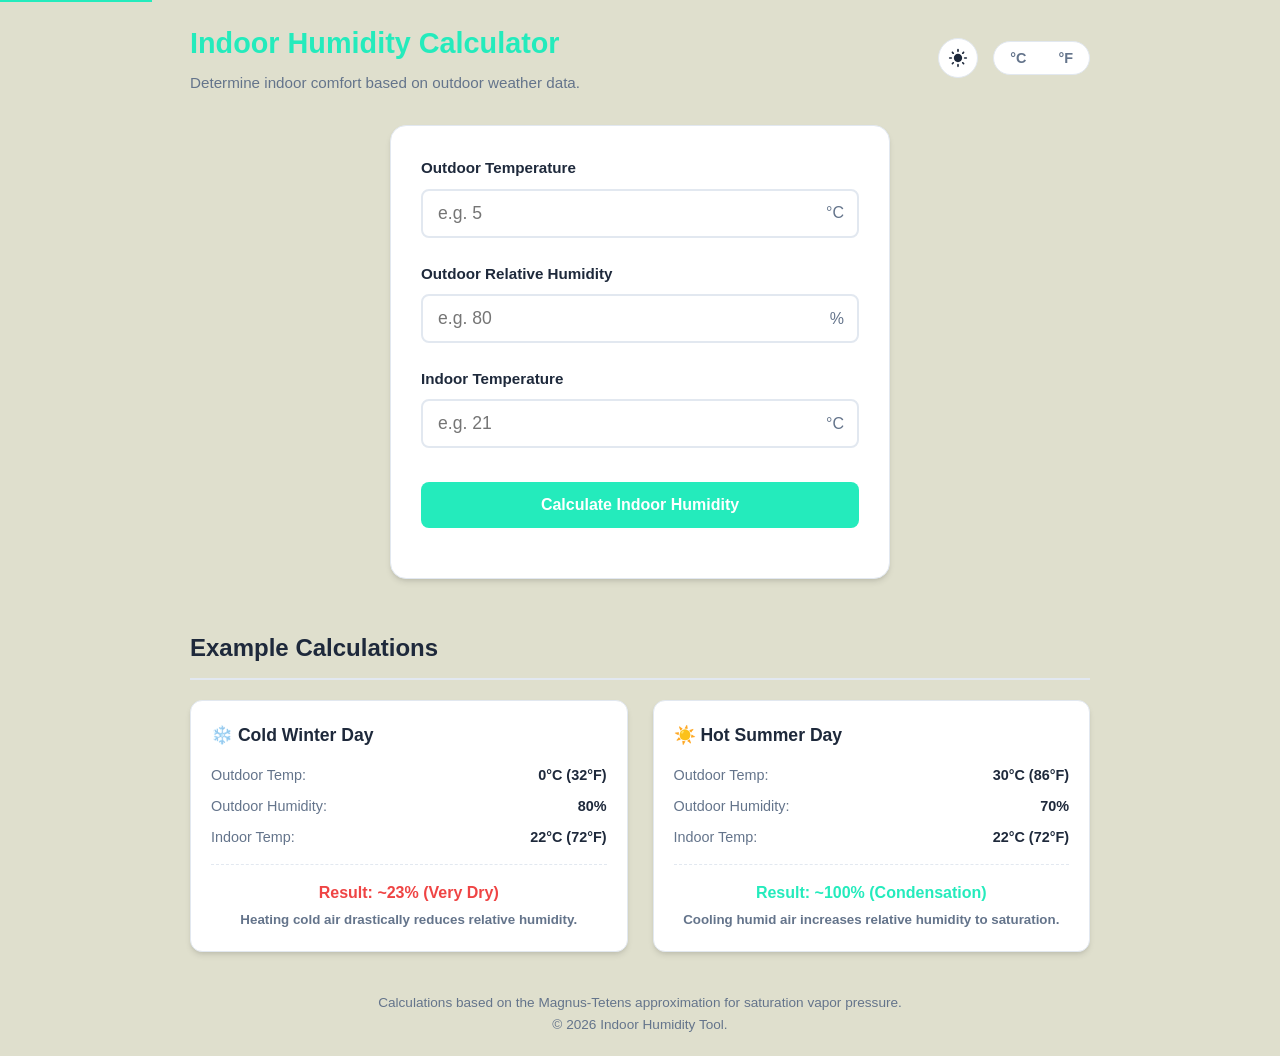
<file: index.html>
<!DOCTYPE html>
<html lang="en">
  <head>
    <meta charset="UTF-8" />
    <meta
      name="viewport"
      content="width=device-width, initial-scale=1.0" />
    <meta
      name="description"
      content="Calculate indoor relative humidity based on outdoor temperature and humidity. Uses the accurate Magnus-Tetens formula to determine dew point and comfort levels." />
    <meta
      name="author"
      content="Physics Calculator Tool" />
    <title>Indoor Humidity Calculator | Free Tool</title>
    <link
      rel="stylesheet"
      href="styles.css" />
  </head>
  <body>
    <a
      href="#main-calculator"
      class="skip-link"
      >Skip to Calculator</a
    >

    <header role="banner">
      <div class="header-content">
        <h1>Indoor Humidity Calculator</h1>
        <p>Determine indoor comfort based on outdoor weather data.</p>
      </div>
      <div class="controls">
        <!-- Theme Toggle -->
        <button
          class="btn-icon"
          id="theme-toggle"
          aria-label="Toggle dark mode">
          <!-- Sun Icon -->
          <svg
            class="sun-icon"
            viewBox="0 0 24 24"
            style="display: none">
            <path
              d="M12 7c-2.76 0-5 2.24-5 5s2.24 5 5 5 5-2.24 5-5-2.24-5-5-5zM2 13h2c.55 0 1-.45 1-1s-.45-1-1-1H2c-.55 0-1 .45-1 1s.45 1 1 1zm18 0h2c.55 0 1-.45 1-1s-.45-1-1-1h-2c-.55 0-1 .45-1 1s.45 1 1 1zM11 2v2c0 .55.45 1 1 1s1-.45 1-1V2c0-.55-.45-1-1-1s-1 .45-1 1zm0 18v2c0 .55.45 1 1 1s1-.45 1-1v-2c0-.55-.45-1-1-1s-1 .45-1 1zM5.99 4.58c-.39-.39-1.03-.39-1.41 0-.39.39-.39 1.03 0 1.41l1.06 1.06c.39.39 1.03.39 1.41 0s.39-1.03 0-1.41L5.99 4.58zm12.37 12.37c-.39-.39-1.03-.39-1.41 0-.39.39-.39 1.03 0 1.41l1.06 1.06c.39.39 1.03.39 1.41 0 .39-.39.39-1.03 0-1.41l-1.06-1.06zm1.06-10.96c.39-.39.39-1.03 0-1.41-.39-.39-1.03-.39-1.41 0l-1.06 1.06c-.39.39-.39 1.03 0 1.41s1.03.39 1.41 0l1.06-1.06zM7.05 18.36c.39-.39.39-1.03 0-1.41-.39-.39-1.03-.39-1.41 0l-1.06 1.06c-.39.39-.39 1.03 0 1.41s1.03.39 1.41 0l1.06-1.06z" />
          </svg>
          <!-- Moon Icon -->
          <svg
            class="moon-icon"
            viewBox="0 0 24 24"
            style="display: none">
            <path
              d="M12 3c-4.97 0-9 4.03-9 9s4.03 9 9 9 9-4.03 9-9c0-.46-.04-.92-.1-1.36-.98 1.37-2.58 2.26-4.4 2.26-2.98 0-5.4-2.42-5.4-5.4 0-1.81.89-3.42 2.26-4.4-.44-.06-.9-.1-1.36-.1z" />
          </svg>
        </button>

        <!-- Unit Toggle -->
        <div
          class="unit-toggle"
          role="radiogroup"
          aria-label="Temperature Unit">
          <button
            id="btn-celsius"
            role="radio"
            aria-checked="true"
            >°C</button
          >
          <button
            id="btn-fahrenheit"
            role="radio"
            aria-checked="false"
            >°F</button
          >
        </div>
      </div>
    </header>

    <main id="main-calculator">
      <form
        id="calc-form"
        aria-label="Humidity Calculation Form"
        novalidate>
        <div class="form-group">
          <label for="outdoor-temp">Outdoor Temperature</label>
          <div class="input-wrapper">
            <input
              type="number"
              id="outdoor-temp"
              name="outdoor-temp"
              placeholder="e.g. 5"
              required
              step="0.1"
              min="-50"
              max="60" />
            <span
              class="suffix"
              id="suffix-out"
              aria-hidden="true"
              >°C</span
            >
          </div>
        </div>

        <div class="form-group">
          <label for="outdoor-hum">Outdoor Relative Humidity</label>
          <div class="input-wrapper">
            <input
              type="number"
              id="outdoor-hum"
              name="outdoor-hum"
              placeholder="e.g. 80"
              required
              min="0"
              max="100"
              step="1" />
            <span class="suffix">%</span>
          </div>
        </div>

        <div class="form-group">
          <label for="indoor-temp">Indoor Temperature</label>
          <div class="input-wrapper">
            <input
              type="number"
              id="indoor-temp"
              name="indoor-temp"
              placeholder="e.g. 21"
              required
              step="0.1"
              min="0"
              max="50" />
            <span
              class="suffix"
              id="suffix-in"
              aria-hidden="true"
              >°C</span
            >
          </div>
        </div>

        <button type="submit">Calculate Indoor Humidity</button>
      </form>

      <!-- Live Region for Accessibility -->
      <div
        id="result-region"
        role="region"
        aria-live="polite"
        aria-atomic="true">
        <div class="result-header">
          <div
            class="result-value"
            id="display-humidity"
            >--%</div
          >
          <div class="result-label">Indoor Relative Humidity</div>
        </div>

        <div class="gauge-wrapper">
          <div class="gauge-labels">
            <span>Too Dry</span>
            <span>Comfort Zone</span>
            <span>Humid</span>
          </div>
          <div class="gauge-track">
            <div
              class="gauge-thumb"
              id="gauge-thumb"
              style="left: 0%"></div>
          </div>
          <div
            class="status-msg"
            id="status-message"></div>
        </div>

        <p style="text-align: center; font-size: 0.9rem; color: var(--text-muted); margin-top: 20px">
          Calculated Dew Point: <strong id="display-dewpoint">--</strong> <span id="suffix-dp">°C</span>
        </p>
      </div>
    </main>

    <section
      class="examples-section"
      aria-labelledby="examples-heading">
      <h2 id="examples-heading">Example Calculations</h2>
      <div class="example-grid">
        <article class="example-card">
          <h3>❄️ Cold Winter Day</h3>
          <div class="data-row">
            <span class="data-label">Outdoor Temp:</span>
            <span class="data-val">0°C (32°F)</span>
          </div>
          <div class="data-row">
            <span class="data-label">Outdoor Humidity:</span>
            <span class="data-val">80%</span>
          </div>
          <div class="data-row">
            <span class="data-label">Indoor Temp:</span>
            <span class="data-val">22°C (72°F)</span>
          </div>
          <div class="example-outcome">
            <p style="color: var(--danger)">Result: ~23% (Very Dry)</p>
            <small style="color: var(--text-muted)">Heating cold air drastically reduces relative humidity.</small>
          </div>
        </article>

        <article class="example-card">
          <h3>☀️ Hot Summer Day</h3>
          <div class="data-row">
            <span class="data-label">Outdoor Temp:</span>
            <span class="data-val">30°C (86°F)</span>
          </div>
          <div class="data-row">
            <span class="data-label">Outdoor Humidity:</span>
            <span class="data-val">70%</span>
          </div>
          <div class="data-row">
            <span class="data-label">Indoor Temp:</span>
            <span class="data-val">22°C (72°F)</span>
          </div>
          <div class="example-outcome">
            <p style="color: var(--primary)">Result: ~100% (Condensation)</p>
            <small style="color: var(--text-muted)">Cooling humid air increases relative humidity to saturation.</small>
          </div>
        </article>
      </div>
    </section>

    <footer role="contentinfo">
      <p>Calculations based on the Magnus-Tetens approximation for saturation vapor pressure.</p>
      <p>&copy; <span id="year"></span> Indoor Humidity Tool.</p>
    </footer>

    <script
      type="module"
      src="./scripts/main.js"></script>
  </body>
</html>
</file>
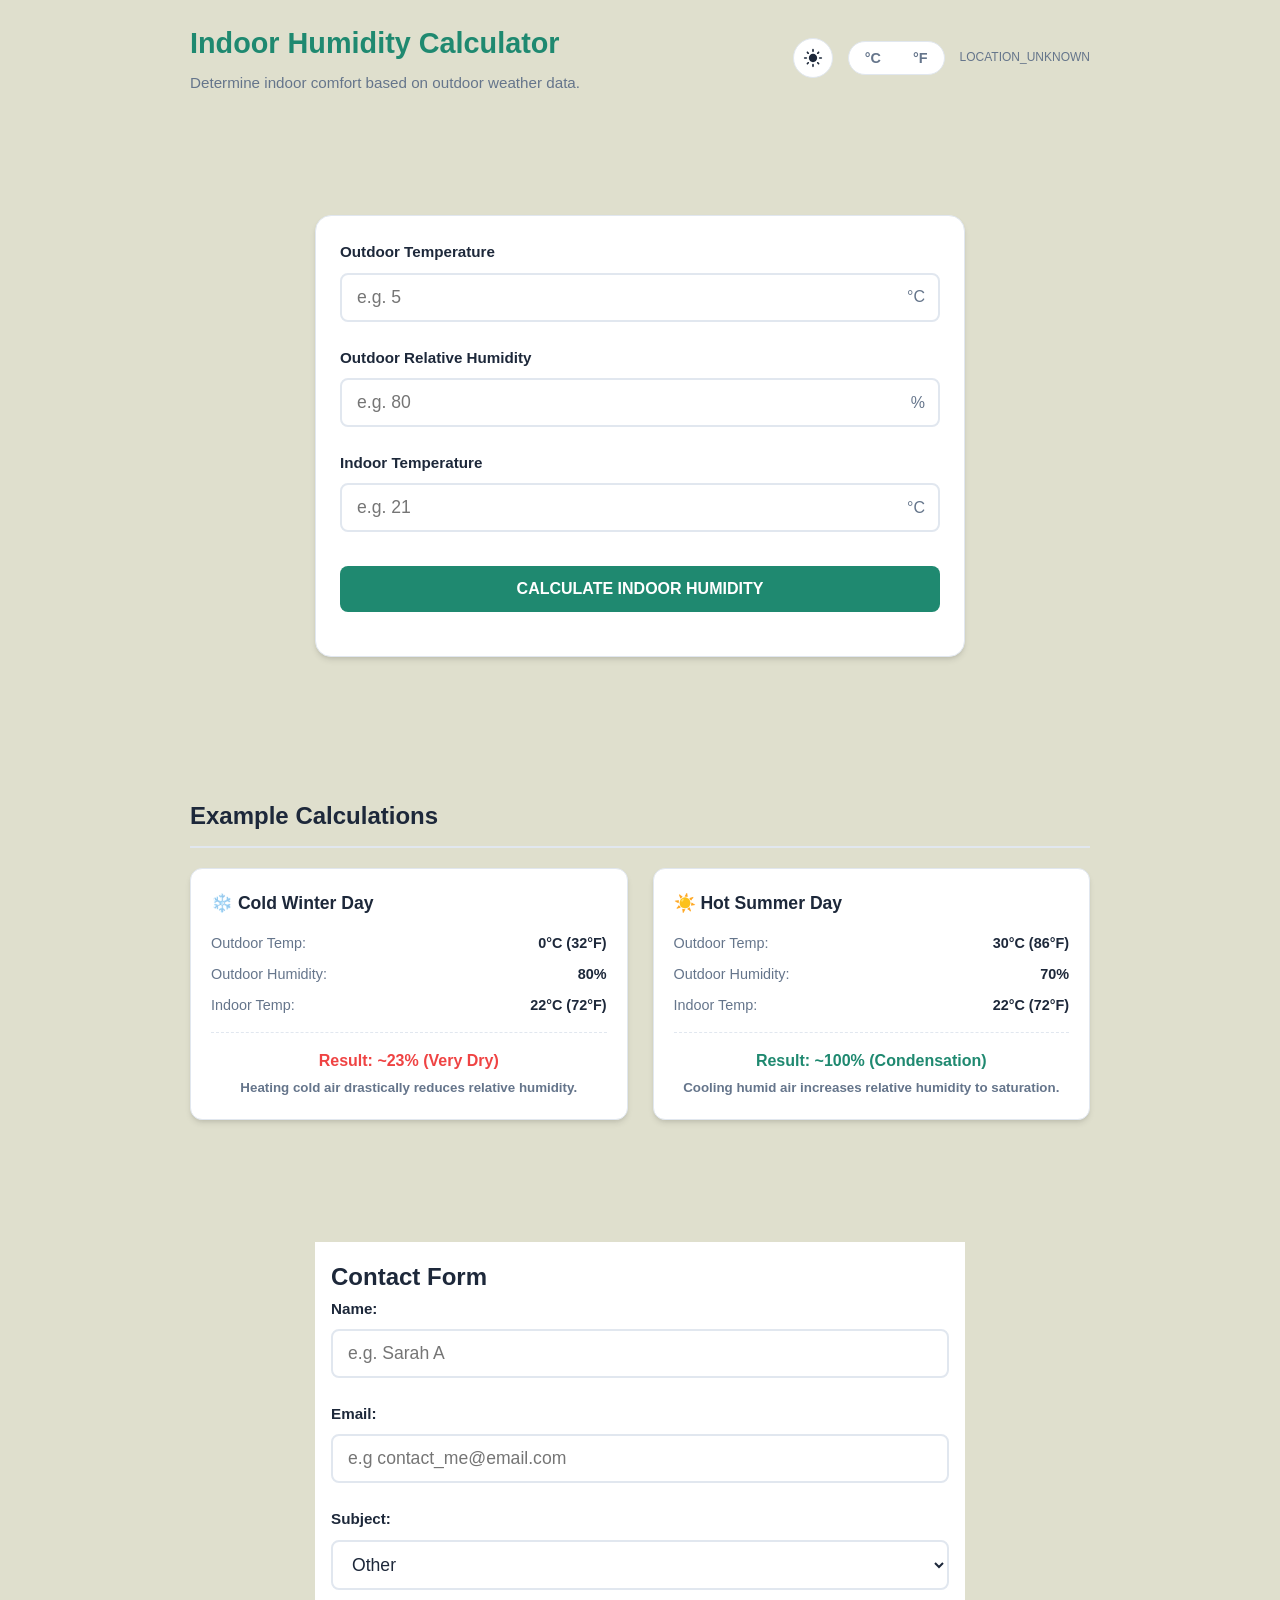
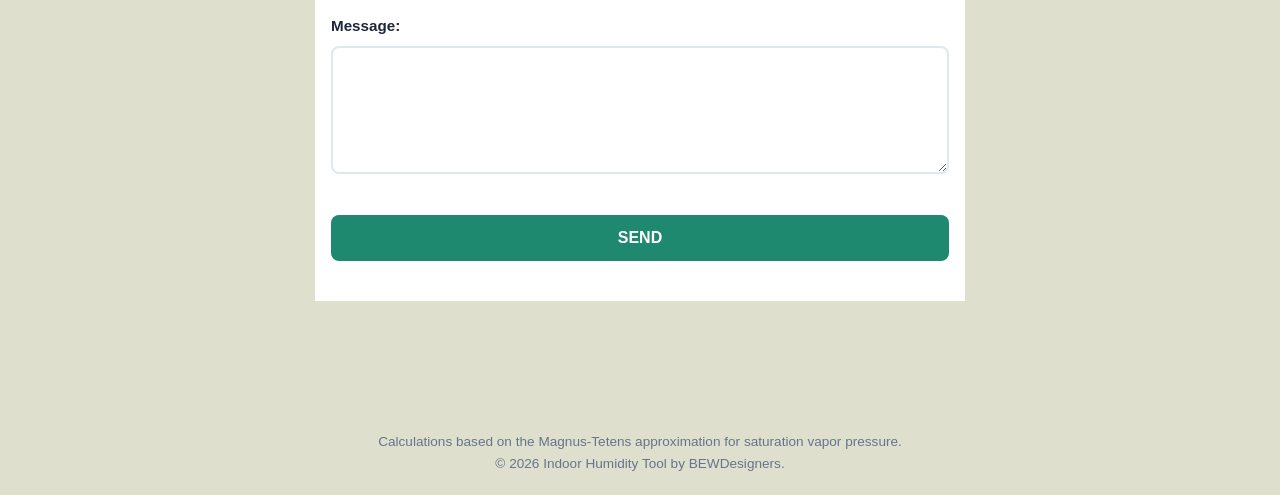
<file: public/index.html>
<!DOCTYPE html>
<html lang="en">
  <head>
    <meta charset="UTF-8" />
    <meta
      name="viewport"
      content="width=device-width, initial-scale=1.0" />
    <meta
      name="description"
      content="Calculate indoor relative humidity based on outdoor temperature and humidity. Uses the accurate Magnus-Tetens formula to determine dew point and comfort levels." />
    <meta
      name="author"
      content="Physics Calculator Tool" />
    <title>Indoor Humidity Calculator | Free Tool</title>
    <link
      rel="stylesheet"
      href="./styles.css" />
  </head>
  <body>
    <header role="banner">
      <div class="header-content">
        <h1>Indoor Humidity Calculator</h1>
        <p>Determine indoor comfort based on outdoor weather data.</p>
      </div>
      <div class="controls">
        <!-- Theme Toggle -->
        <button
          class="btn-icon"
          id="theme-toggle"
          aria-label="Toggle dark mode">
          <!-- Sun Icon -->
          <svg
            class="sun-icon"
            viewBox="0 0 24 24"
            style="display: none">
            <path
              d="M12 7c-2.76 0-5 2.24-5 5s2.24 5 5 5 5-2.24 5-5-2.24-5-5-5zM2 13h2c.55 0 1-.45 1-1s-.45-1-1-1H2c-.55 0-1 .45-1 1s.45 1 1 1zm18 0h2c.55 0 1-.45 1-1s-.45-1-1-1h-2c-.55 0-1 .45-1 1s.45 1 1 1zM11 2v2c0 .55.45 1 1 1s1-.45 1-1V2c0-.55-.45-1-1-1s-1 .45-1 1zm0 18v2c0 .55.45 1 1 1s1-.45 1-1v-2c0-.55-.45-1-1-1s-1 .45-1 1zM5.99 4.58c-.39-.39-1.03-.39-1.41 0-.39.39-.39 1.03 0 1.41l1.06 1.06c.39.39 1.03.39 1.41 0s.39-1.03 0-1.41L5.99 4.58zm12.37 12.37c-.39-.39-1.03-.39-1.41 0-.39.39-.39 1.03 0 1.41l1.06 1.06c.39.39 1.03.39 1.41 0 .39-.39.39-1.03 0-1.41l-1.06-1.06zm1.06-10.96c.39-.39.39-1.03 0-1.41-.39-.39-1.03-.39-1.41 0l-1.06 1.06c-.39.39-.39 1.03 0 1.41s1.03.39 1.41 0l1.06-1.06zM7.05 18.36c.39-.39.39-1.03 0-1.41-.39-.39-1.03-.39-1.41 0l-1.06 1.06c-.39.39-.39 1.03 0 1.41s1.03.39 1.41 0l1.06-1.06z" />
          </svg>
          <!-- Moon Icon -->
          <svg
            class="moon-icon"
            viewBox="0 0 24 24"
            style="display: none">
            <path
              d="M12 3c-4.97 0-9 4.03-9 9s4.03 9 9 9 9-4.03 9-9c0-.46-.04-.92-.1-1.36-.98 1.37-2.58 2.26-4.4 2.26-2.98 0-5.4-2.42-5.4-5.4 0-1.81.89-3.42 2.26-4.4-.44-.06-.9-.1-1.36-.1z" />
          </svg>
        </button>

        <!-- Unit Toggle -->
        <div
          class="unit-toggle"
          role="radiogroup"
          aria-label="Temperature Unit">
          <button
            id="btn-celsius"
            role="radio"
            aria-checked="true"
            >°C</button
          >
          <button
            id="btn-fahrenheit"
            role="radio"
            aria-checked="false"
            >°F</button
          >
        </div>
        <p class="geo-info">LOCATION_UNKNOWN</p>
      </div>
    </header>

    <main id="main-calculator">
      <form
        id="calc-form"
        aria-label="Humidity Calculation Form"
        novalidate>
        <div class="form-group">
          <label for="outdoor-temp">Outdoor Temperature</label>
          <div class="input-wrapper">
            <input
              type="number"
              id="outdoor-temp"
              name="outdoor-temp"
              placeholder="e.g. 5"
              required
              step="0.1"
              min="-50"
              max="60" />
            <span
              class="suffix"
              id="suffix-out"
              aria-hidden="true"
              >°C</span
            >
          </div>
        </div>

        <div class="form-group">
          <label for="outdoor-hum">Outdoor Relative Humidity</label>
          <div class="input-wrapper">
            <input
              type="number"
              id="outdoor-hum"
              name="outdoor-hum"
              placeholder="e.g. 80"
              required
              min="0"
              max="100"
              step="1" />
            <span class="suffix">%</span>
          </div>
        </div>

        <div class="form-group">
          <label for="indoor-temp">Indoor Temperature</label>
          <div class="input-wrapper">
            <input
              type="number"
              id="indoor-temp"
              name="indoor-temp"
              placeholder="e.g. 21"
              required
              step="0.1"
              min="0"
              max="50" />
            <span
              class="suffix"
              id="suffix-in"
              aria-hidden="true"
              >°C</span
            >
          </div>
        </div>

        <button type="submit">Calculate Indoor Humidity</button>
      </form>

      <!-- Live Region for Accessibility -->
      <div
        id="result-region"
        role="region"
        aria-live="polite"
        aria-atomic="true">
        <div class="result-header">
          <div
            class="result-value"
            id="display-humidity"
            >--%</div
          >
          <div class="result-label">Indoor Relative Humidity</div>
        </div>

        <div class="gauge-wrapper">
          <div class="gauge-labels">
            <span>Too Dry</span>
            <span>Comfort Zone</span>
            <span>Humid</span>
          </div>
          <div class="gauge-track">
            <div
              class="gauge-thumb"
              id="gauge-thumb"
              style="left: 0%"></div>
          </div>
          <div
            class="status-msg"
            id="status-message"></div>
        </div>

        <p style="text-align: center; font-size: 0.9rem; color: var(--text-muted); margin-top: 20px">
          Calculated Dew Point: <strong id="display-dewpoint">--</strong> <span id="suffix-dp">°C</span>
        </p>
      </div>
    </main>

    <section
      class="examples-section"
      aria-labelledby="examples-heading">
      <h2 id="examples-heading">Example Calculations</h2>
      <div class="example-grid">
        <article class="example-card">
          <h3>❄️ Cold Winter Day</h3>
          <div class="data-row">
            <span class="data-label">Outdoor Temp:</span>
            <span class="data-val">0°C (32°F)</span>
          </div>
          <div class="data-row">
            <span class="data-label">Outdoor Humidity:</span>
            <span class="data-val">80%</span>
          </div>
          <div class="data-row">
            <span class="data-label">Indoor Temp:</span>
            <span class="data-val">22°C (72°F)</span>
          </div>
          <div class="example-outcome">
            <p style="color: var(--danger)">Result: ~23% (Very Dry)</p>
            <small style="color: var(--text-muted)">Heating cold air drastically reduces relative humidity.</small>
          </div>
        </article>

        <article class="example-card">
          <h3>☀️ Hot Summer Day</h3>
          <div class="data-row">
            <span class="data-label">Outdoor Temp:</span>
            <span class="data-val">30°C (86°F)</span>
          </div>
          <div class="data-row">
            <span class="data-label">Outdoor Humidity:</span>
            <span class="data-val">70%</span>
          </div>
          <div class="data-row">
            <span class="data-label">Indoor Temp:</span>
            <span class="data-val">22°C (72°F)</span>
          </div>
          <div class="example-outcome">
            <p style="color: var(--primary)">Result: ~100% (Condensation)</p>
            <small style="color: var(--text-muted)">Cooling humid air increases relative humidity to saturation.</small>
          </div>
        </article>
      </div>
    </section>

    <section id="contact-form-sec">
      <h2 class="">Contact Form</h2>
      <form
        name="humidity-calc-contact-form"
        method="POST"
        netlify-honeypot="bot-field"
        data-netlify-recaptcha="true"
      netlify>
        <p class="visually-hidden">
          <label>
            Don’t fill this out if you’re human:
            <input
              name="bot-field"
              type="text" />
          </label>
        </p>
        <div class="form-group">
          <label for="name">Name:</label>
          <input
            id="name"
            type="text"
            name="name"
            placeholder="e.g. Sarah A" required />
        </div>
        <div class="form-group">
          <label for="email">Email:</label>
          <input
            id="email"
            type="email"
            name="email"
            placeholder="e.g contact_me@email.com" required />
        </div>
        <div class="form-group">
          <label for="subject">Subject:</label>
          <select
            id="subject"
            name="subject">
            <option value="other" checked>Other</option>
            <option value="feedback">Feedback</option>
            <option value="suggestion">Suggestion</option>
            <option value="collaboration">Collaboration</option>
          </select>
        </div>
        <div class="form-group">
          <label for="message">Message:</label>
          <textarea
            id="message"
            name="message"
            rows="5"></textarea>
        </div>

        <div style="color: beige; background-color: hsl(0, 0%, 20%);" data-netlify-recaptcha="true"></div>

        <div class="form-group">
          <button type="submit">Send</button>
        </p>
      </form>
    </section>

    <footer role="contentinfo">
      <p>Calculations based on the Magnus-Tetens approximation for saturation vapor pressure.</p>
      <p>&copy; <span id="year"></span> Indoor Humidity Tool by BEWDesigners.</p>
    </footer>

    <script
      type="module"
      src="./scripts/main.js"></script>
  </body>
</html>
</file>
<file: styles.css>
* {
  margin: 0;
  padding: 0;
  box-sizing: border-box;
}

html {
  scroll-behavior: smooth;
}
:root {
  /* Light Theme Variables (Default) */
  --bg-body: hsl(60, 22%, 84%);
  --bg-card: #ffffff;
  --text-main: #1e293b;
  --text-muted: #64748b;
  --border-color: #e2e8f0;
  --input-bg: #ffffff;
  --input-text: #1e293b;
  --primary: hsl(166, 83%, 53%);
  --primary-hover: hsl(176, 76%, 48%);
  --primary-light: #eff6ff;
  --shadow: 0 4px 6px -1px rgb(0 0 0 / 0.1), 0 2px 4px -2px rgb(0 0 0 / 0.1);
  --focus-ring: 0 0 0 3px rgba(37, 99, 235, 0.5);

  /* Status Colors */
  --success: #10b981;
  --warning: #f59e0b;
  --danger: #ef4444;
}

/* Dark Theme Override */
[data-theme='dark'] {
  --bg-body: #0f172a;
  --bg-card: #1e293b;
  --text-main: #f1f5f9;
  --text-muted: #94a3b8;
  --border-color: #334155;
  --input-bg: #0f172a;
  --input-text: #f1f5f9;
  --primary: #3b82f6;
  --primary-hover: #60a5fa;
  --primary-light: #1e3a8a;
  --shadow: 0 4px 6px -1px rgb(0 0 0 / 0.5);
  --focus-ring: 0 0 0 3px rgba(59, 130, 246, 0.5);
}

/* Global Reset & Base Styles */
* {
  box-sizing: border-box;
  margin: 0;
  padding: 0;
}

body {
  font-family: -apple-system, BlinkMacSystemFont, 'Segoe UI', Roboto, Helvetica, Arial, sans-serif;
  background-color: var(--bg-body);
  color: var(--text-main);
  line-height: 1.6;
  transition: background-color 0.3s ease, color 0.3s ease;
  padding: 20px;
  min-height: 100vh;
  display: flex;
  flex-direction: column;
  align-items: center;
}

/* Accessibility Skip Link */
.skip-link {
  position: absolute;
  top: -40px;
  left: 0;
  background: var(--primary);
  color: white;
  padding: 8px;
  z-index: 100;
  transition: top 0.2s;
  text-decoration: none;
  font-weight: bold;
}
.skip-link:focus {
  top: 0;
}

/* Header & Nav */
header {
  width: 100%;
  max-width: 900px;
  display: flex;
  justify-content: space-between;
  align-items: center;
  margin-bottom: 30px;
  flex-wrap: wrap;
  gap: 15px;
}

.header-content h1 {
  font-size: 1.8rem;
  color: var(--primary);
  margin-bottom: 5px;
}

.header-content p {
  color: var(--text-muted);
  font-size: 0.95rem;
}

.controls {
  display: flex;
  gap: 15px;
  align-items: center;
}

/* Toggle Buttons (Theme & Units) */
.btn-icon {
  background: var(--bg-card);
  border: 1px solid var(--border-color);
  color: var(--text-main);
  width: 40px;
  height: 40px;
  border-radius: 50%;
  display: flex;
  align-items: center;
  justify-content: center;
  cursor: pointer;
  transition: all 0.2s;
}

.btn-icon:hover {
  border-color: var(--primary);
  color: var(--primary);
}

.btn-icon svg {
  width: 20px;
  height: 20px;
  fill: currentColor;
}

.unit-toggle {
  display: flex;
  background: var(--bg-card);
  border: 1px solid var(--border-color);
  border-radius: 25px;
  overflow: hidden;
}

.unit-toggle button {
  background: transparent;
  border: none;
  padding: 8px 16px;
  cursor: pointer;
  font-weight: 600;
  color: var(--text-muted);
  transition: all 0.2s;
  font-size: 0.9rem;
}

.unit-toggle button.active {
  background: var(--primary);
  color: white;
}

/* Main Layout */
main {
  background: var(--bg-card);
  border-radius: 16px;
  box-shadow: var(--shadow);
  width: 100%;
  max-width: 500px;
  padding: 30px;
  border: 1px solid var(--border-color);
}

form {
  margin-bottom: 20px;
}

/* Input Fields */
.form-group {
  margin-bottom: 24px;
}

label {
  display: block;
  margin-bottom: 8px;
  font-weight: 600;
  font-size: 0.95rem;
  color: var(--text-main);
}

.input-wrapper {
  position: relative;
  display: flex;
  align-items: center;
}

input[type='number'] {
  width: 100%;
  padding: 12px 15px;
  background-color: var(--input-bg);
  border: 2px solid var(--border-color);
  border-radius: 8px;
  font-size: 1.1rem;
  color: var(--input-text);
  transition: border-color 0.2s, box-shadow 0.2s;
}

input[type='number']:focus {
  outline: none;
  border-color: var(--primary);
  box-shadow: var(--focus-ring);
}

.suffix {
  position: absolute;
  right: 15px;
  color: var(--text-muted);
  font-weight: 500;
  pointer-events: none;
}

/* Action Button */
button[type='submit'] {
  width: 100%;
  padding: 14px;
  background-color: var(--primary);
  color: white;
  border: none;
  border-radius: 8px;
  font-size: 1rem;
  font-weight: 700;
  cursor: pointer;
  transition: background-color 0.2s, transform 0.1s;
  margin-top: 10px;
}

button[type='submit']:hover {
  background-color: var(--primary-hover);
}

button[type='submit']:active {
  transform: scale(0.98);
}

/* Results Section */
#result-region {
  margin-top: 30px;
  padding-top: 25px;
  border-top: 1px dashed var(--border-color);
  display: none; /* Hidden initially */
  animation: fadeIn 0.4s ease-out;
}

@keyframes fadeIn {
  from {
    opacity: 0;
    transform: translateY(10px);
  }
  to {
    opacity: 1;
    transform: translateY(0);
  }
}

.result-header {
  text-align: center;
  margin-bottom: 20px;
}

.result-value {
  font-size: 3.5rem;
  font-weight: 800;
  line-height: 1;
  color: var(--primary);
}

.result-label {
  font-size: 0.9rem;
  color: var(--text-muted);
  text-transform: uppercase;
  letter-spacing: 1px;
  margin-top: 5px;
}

/* Gauge */
.gauge-wrapper {
  margin: 20px 0;
}

.gauge-labels {
  display: flex;
  justify-content: space-between;
  font-size: 0.8rem;
  color: var(--text-muted);
  margin-bottom: 6px;
}

.gauge-track {
  height: 12px;
  width: 100%;
  border-radius: 6px;
  background: linear-gradient(
    to right,
    var(--danger) 0%,
    var(--danger) 30%,
    var(--success) 30%,
    var(--success) 60%,
    var(--warning) 60%,
    var(--warning) 100%
  );
  position: relative;
}

.gauge-thumb {
  position: absolute;
  top: -5px;
  width: 6px;
  height: 22px;
  background-color: #000;
  border: 2px solid var(--bg-card);
  border-radius: 4px;
  transform: translateX(-50%);
  transition: left 0.5s cubic-bezier(0.4, 0, 0.2, 1);
  box-shadow: 0 2px 4px rgba(0, 0, 0, 0.3);
}

/* Dark mode specific gauge thumb fix */
[data-theme='dark'] .gauge-thumb {
  background-color: #fff;
  border-color: var(--bg-card);
}

.status-msg {
  text-align: center;
  font-weight: 700;
  margin-top: 12px;
  font-size: 1.1rem;
}

/* Examples Section */
.examples-section {
  margin-top: 50px;
  width: 100%;
  max-width: 900px;
}

.examples-section h2 {
  font-size: 1.5rem;
  margin-bottom: 20px;
  padding-bottom: 10px;
  border-bottom: 2px solid var(--border-color);
  color: var(--text-main);
}

.example-grid {
  display: grid;
  grid-template-columns: repeat(auto-fit, minmax(300px, 1fr));
  gap: 25px;
}

article.example-card {
  background: var(--bg-card);
  border: 1px solid var(--border-color);
  border-radius: 12px;
  padding: 20px;
  box-shadow: var(--shadow);
}

article.example-card h3 {
  font-size: 1.1rem;
  color: var(--text-main);
  margin-bottom: 15px;
  display: flex;
  align-items: center;
  gap: 8px;
}

.data-row {
  display: flex;
  justify-content: space-between;
  margin-bottom: 8px;
  font-size: 0.9rem;
}

.data-label {
  color: var(--text-muted);
}
.data-val {
  font-weight: 600;
  color: var(--text-main);
}

.example-outcome {
  margin-top: 15px;
  padding-top: 15px;
  border-top: 1px dashed var(--border-color);
  font-weight: 700;
  text-align: center;
}

/* Footer */
footer {
  margin-top: auto;
  padding-top: 40px;
  text-align: center;
  font-size: 0.85rem;
  color: var(--text-muted);
}

/* Helper for SVG visibility */
.visually-hidden {
  position: absolute;
  width: 1px;
  height: 1px;
  padding: 0;
  margin: -1px;
  overflow: hidden;
  clip: rect(0, 0, 0, 0);
  border: 0;
}
</file>
<file: public/styles.css>
* {
  margin: 0;
  padding: 0;
  box-sizing: border-box;
}

html {
  scroll-behavior: smooth;
}

:root {
  /* Light Theme Variables (Default) */
  --bg-body: hsl(60, 22%, 84%);
  --bg-card: hsl(0, 0%, 100%);
  --text-main: hsl(217, 33%, 17%);
  --text-muted: hsl(215, 16%, 47%);
  --border-color: hsl(214, 32%, 91%);
  --input-bg: hsl(0, 0%, 100%);
  --input-text: hsl(217, 33%, 17%);
  --primary: hsl(166, 63%, 33%);
  --primary-hover: hsl(176, 76%, 48%);
  --primary-light: hsl(214, 100%, 97%);
  --shadow: 0 4px 6px -1px rgb(0 0 0 / 0.1), 0 2px 4px -2px rgb(0 0 0 / 0.1);
  --focus-ring: 0 0 0 3px hsla(181, 83%, 53%, 0.5);

  /* Status Colors */
  --success: hsl(160, 84%, 39%);
  --warning: hsl(38, 92%, 50%);
  --danger: hsl(0, 84%, 60%);
}

/* Dark Theme Override */
[data-theme='dark'] {
  --bg-body: hsl(222, 47%, 11%);
  --bg-card: hsl(217, 33%, 17%);
  --text-main: hsl(210, 40%, 96%);
  --text-muted: hsl(215, 20%, 65%);
  --border-color: hsl(215, 25%, 27%);
  --input-bg: hsl(222, 47%, 11%);
  --input-text: hsl(210, 40%, 96%);
}
/* Global Reset & Base Styles */
* {
  box-sizing: border-box;
  margin: 0;
  padding: 0;
}

body {
  font-family: -apple-system, BlinkMacSystemFont, 'Segoe UI', Roboto, Helvetica, Arial, sans-serif;
  background-color: var(--bg-body);
  color: var(--text-main);
  line-height: 1.6;
  transition: background-color 0.3s ease, color 0.3s ease;
  padding: 20px;
  min-height: 100vh;
  display: flex;
  gap: 10vh;
  flex-direction: column;
  align-items: center;
}

/* Header & Nav */
header {
  width: 100%;
  max-width: 900px;
  display: flex;
  justify-content: space-between;
  align-items: center;
  margin-bottom: 30px;
  flex-wrap: wrap;
  gap: 15px;
}

.header-content h1 {
  font-size: 1.8rem;
  color: var(--primary);
  margin-bottom: 5px;
}

.header-content p {
  color: var(--text-muted);
  font-size: 0.95rem;
}

.controls {
  display: flex;
  gap: 15px;
  align-items: center;
}

/* Toggle Buttons (Theme & Units) */
.btn-icon {
  background: var(--bg-card);
  border: 1px solid var(--border-color);
  color: var(--text-main);
  width: 40px;
  height: 40px;
  border-radius: 50%;
  display: flex;
  align-items: center;
  justify-content: center;
  cursor: pointer;
  transition: all 0.2s;
  box-sizing: border-box;
}

.btn-icon:hover {
  border-color: var(--primary);
  color: var(--primary);
}

.btn-icon svg {
  width: 20px;
  height: 20px;
  fill: currentColor;
}

.unit-toggle {
  display: flex;
  background: var(--bg-card);
  border: 1px solid var(--border-color);
  border-radius: 25px;
  overflow: hidden;
}

.unit-toggle button {
  background: transparent;
  border: none;
  padding: 8px 16px;
  cursor: pointer;
  font-weight: 600;
  color: var(--text-muted);
  transition: all 0.2s;
  font-size: 0.9rem;
}

.unit-toggle button.active {
  background: var(--primary);
  color: white;
}

/* Main Layout */
main {
  background: var(--bg-card);
  border-radius: 16px;
  box-shadow: var(--shadow);
  width: 100%;
  max-width: 650px;
  padding: clamp(5px, 1.5rem, 30px);
  border: 1px solid var(--border-color);
  box-sizing: border-box;
}

/* -------------------- form --------------------- */

form {
  margin-bottom: 20px;
}

/* Input Fields */
.form-group {
  margin-bottom: 24px;
}

label {
  display: block;
  margin-bottom: 8px;
  font-weight: 600;
  font-size: 0.95rem;
  color: var(--text-main);
}

.input-wrapper {
  position: relative;
  display: flex;
  align-items: center;
}

input[type='number'],
input[type='text'],
input[type='email'],
select,
textarea {
  width: 100%;
  padding: 12px 15px;
  background-color: var(--input-bg);
  border: 2px solid var(--border-color);
  border-radius: 8px;
  font-size: 1.1rem;
  color: var(--input-text);
  transition: border-color 0.2s, box-shadow 0.2s;
  box-sizing: border-box;
}

input:focus {
  outline: none;
  border-color: var(--primary);
  box-shadow: var(--focus-ring);
}

select > option {
  color: var(--input-text);
}

.suffix {
  position: absolute;
  right: 15px;
  color: var(--text-muted);
  font-weight: 500;
  pointer-events: none;
}

/* Action Button */
button[type='submit'] {
  width: 100%;
  padding: 14px;
  background-color: var(--primary);
  color: hsl(0, 0%, 100%);
  border: none;
  border-radius: 8px;
  font-size: 1rem;
  font-weight: 700;
  cursor: pointer;
  transition: background-color 0.2s, transform 0.1s;
  margin-top: 10px;
  text-transform: uppercase;
}

button[type='submit']:hover {
  background-color: var(--primary-hover);
}

button[type='submit']:active {
  transform: scale(0.98);
}

/* Results Section */
#result-region {
  margin-top: 30px;
  padding-top: 25px;
  border-top: 1px dashed var(--border-color);
  display: none; /* Hidden initially */
  animation: fadeIn 0.4s ease-out;
}

@keyframes fadeIn {
  from {
    opacity: 0;
    transform: translateY(10px);
  }
  to {
    opacity: 1;
    transform: translateY(0);
  }
}

.result-header {
  text-align: center;
  margin-bottom: 20px;
}

.result-value {
  font-size: 3.5rem;
  font-weight: 800;
  line-height: 1;
  color: var(--primary);
}

.result-label {
  font-size: 0.9rem;
  color: var(--text-muted);
  text-transform: uppercase;
  letter-spacing: 1px;
  margin-top: 5px;
}

/* Gauge */
.gauge-wrapper {
  margin: 20px 0;
}

.gauge-labels {
  display: flex;
  justify-content: space-between;
  font-size: 0.8rem;
  color: var(--text-muted);
  margin-bottom: 6px;
}

.gauge-track {
  height: 12px;
  width: 100%;
  border-radius: 6px;
  background: linear-gradient(
    to right,
    var(--danger) 0%,
    var(--danger) 30%,
    var(--success) 30%,
    var(--success) 60%,
    var(--warning) 60%,
    var(--warning) 100%
  );
  position: relative;
}

.gauge-thumb {
  position: absolute;
  top: -5px;
  width: 6px;
  height: 22px;
  background-color: hsl(0, 0%, 0%);
  border: 2px solid var(--bg-card);
  border-radius: 4px;
  transform: translateX(-50%);
  transition: left 0.5s cubic-bezier(0.4, 0, 0.2, 1);
  box-shadow: 0 2px 4px hsla(0, 0%, 0%, 0.3);
  box-sizing: border-box;
}

/* Dark mode specific gauge thumb fix */
[data-theme='dark'] .gauge-thumb {
  background-color: hsl(0, 0%, 100%);
  border-color: var(--bg-card);
}

.status-msg {
  text-align: center;
  font-weight: 700;
  margin-top: 12px;
  font-size: 1.1rem;
}

/* Examples Section */
.examples-section {
  margin-top: 50px;
  width: 100%;
  max-width: 900px;
}

.examples-section h2 {
  font-size: 1.5rem;
  margin-bottom: 20px;
  padding-bottom: 10px;
  border-bottom: 2px solid var(--border-color);
  color: var(--text-main);
}

.example-grid {
  display: grid;
  grid-template-columns: repeat(auto-fit, minmax(300px, 1fr));
  gap: 25px;
}

article.example-card {
  background: var(--bg-card);
  border: 1px solid var(--border-color);
  border-radius: 12px;
  padding: 20px;
  box-shadow: var(--shadow);
}

article.example-card h3 {
  font-size: 1.1rem;
  color: var(--text-main);
  margin-bottom: 15px;
  display: flex;
  align-items: center;
  gap: 8px;
}

.data-row {
  display: flex;
  justify-content: space-between;
  margin-bottom: 8px;
  font-size: 0.9rem;
}

.data-label {
  color: var(--text-muted);
}

.data-val {
  font-weight: 600;
  color: var(--text-main);
}

.example-outcome {
  margin-top: 15px;
  padding-top: 15px;
  border-top: 1px dashed var(--border-color);
  font-weight: 700;
  text-align: center;
}

/* Contact Form Section */
#contact-form-sec {
  margin-top: 2rem;
  padding: 1rem;
  background: var(--bg-card);
  width: 100%;
  max-width: 650px;
  box-sizing: border-box;
}

/* Footer */
footer {
  margin-top: auto;
  padding-top: 40px;
  text-align: center;
  font-size: 0.85rem;
  color: var(--text-muted);
}

/* Helper for SVG visibility */
.visually-hidden {
  position: absolute;
  width: 1px;
  height: 1px;
  padding: 0;
  margin: -1px;
  overflow: hidden;
  clip: rect(0, 0, 0, 0);
  border: 0;
}

.geo-info {
  font-size: 12px;
  color: var(--text-muted);
  display: block;
}
</file>
